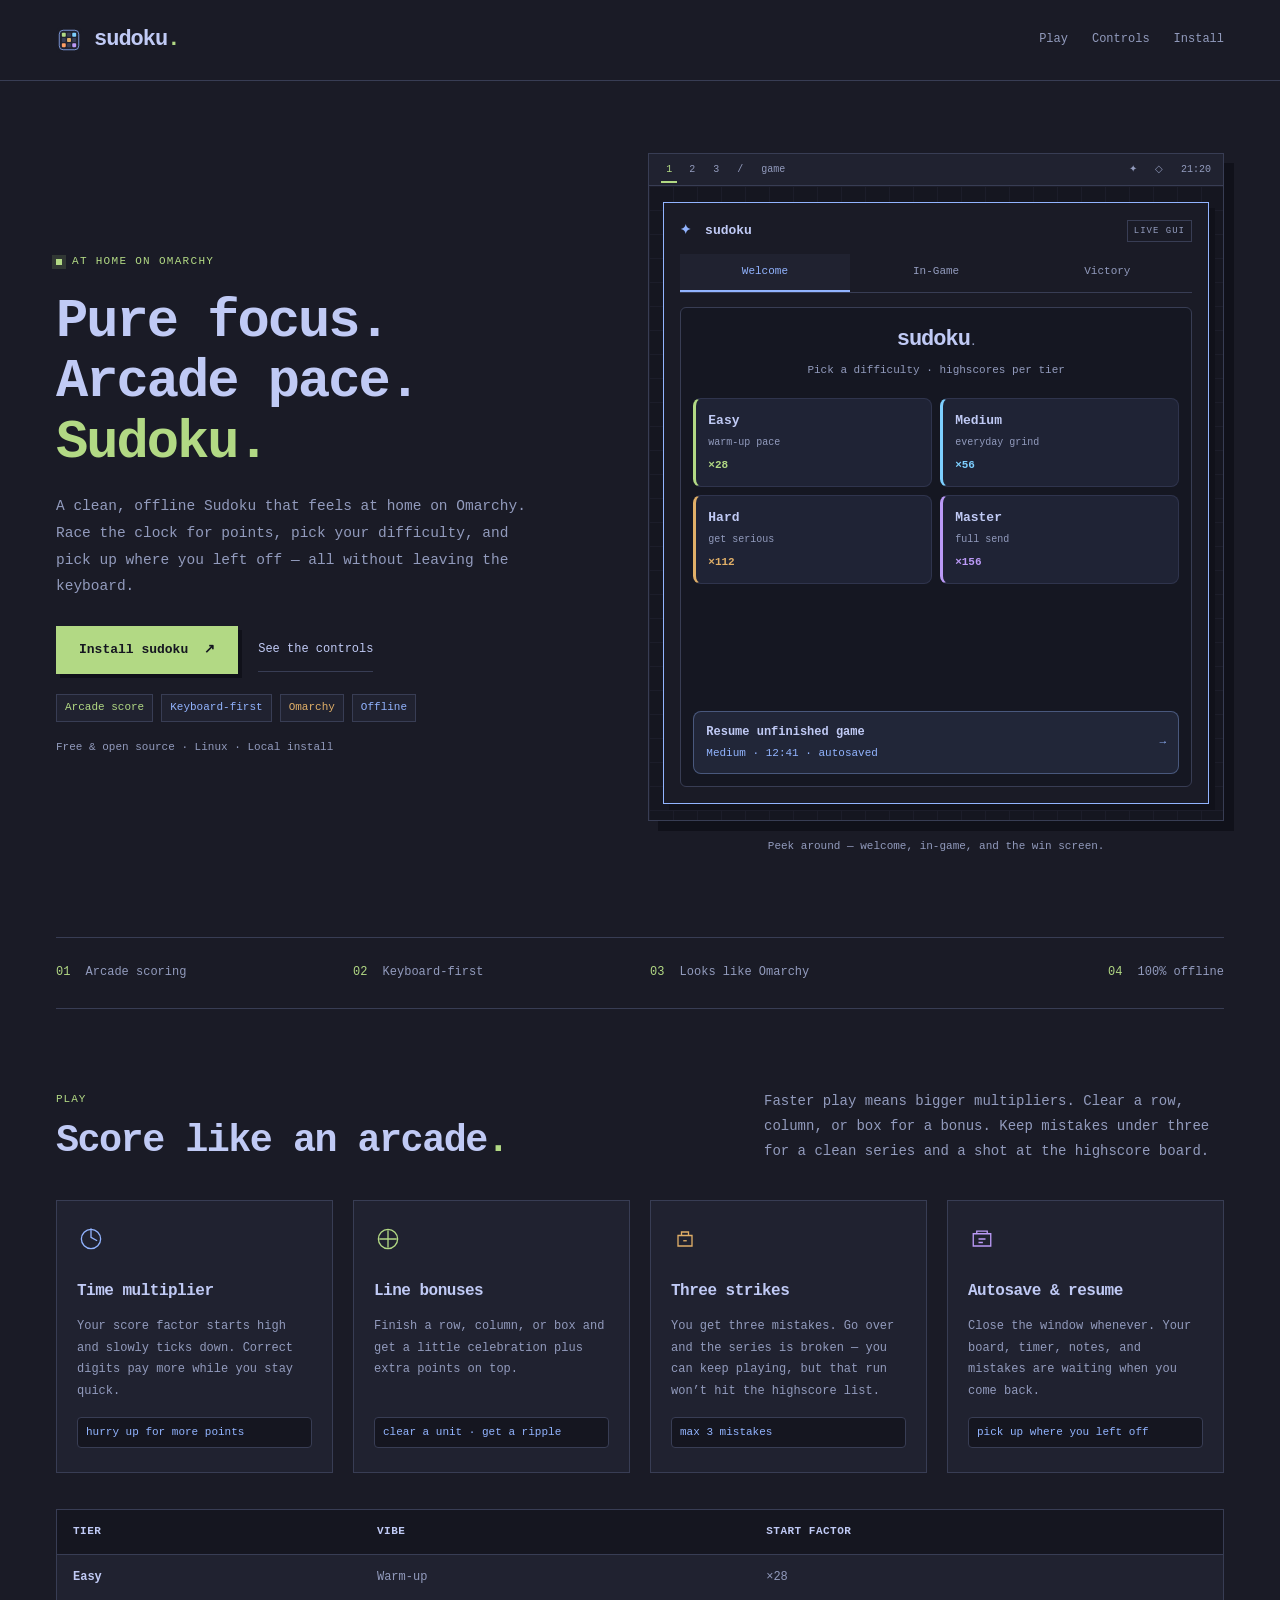
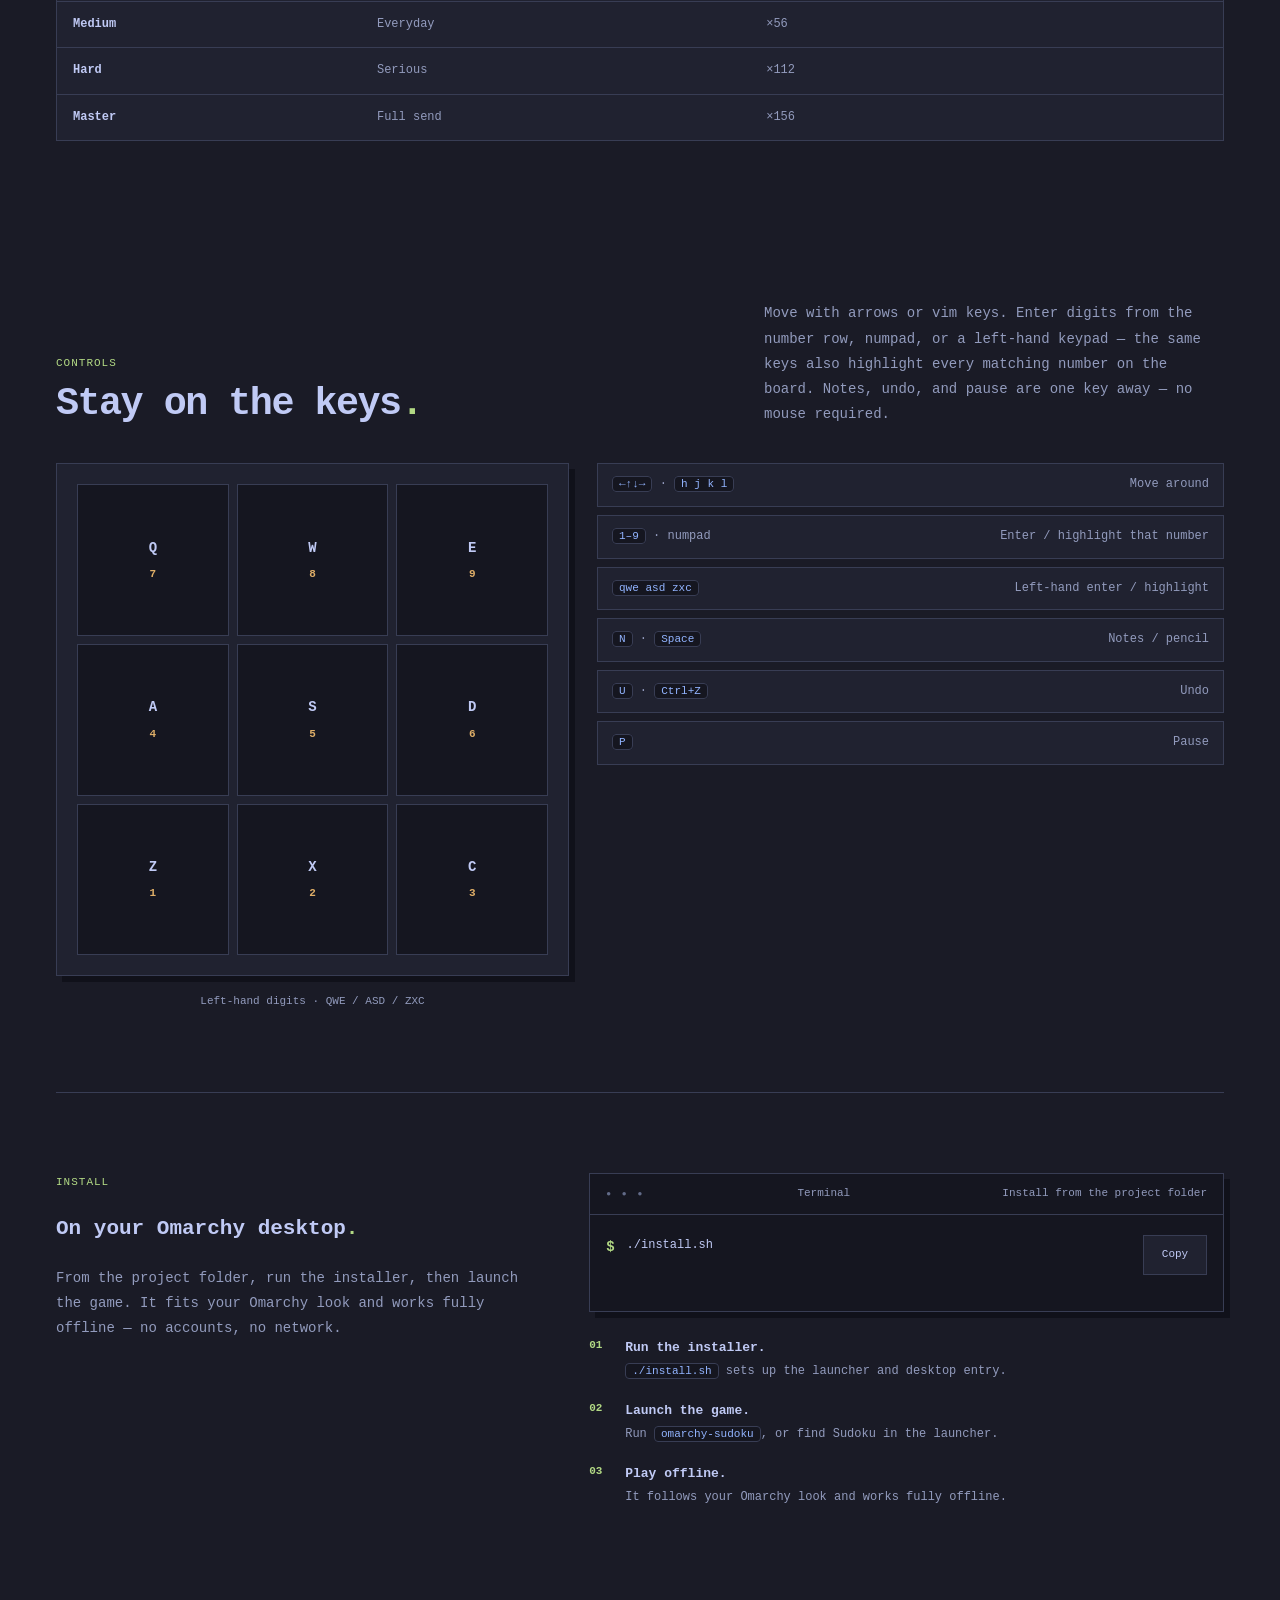
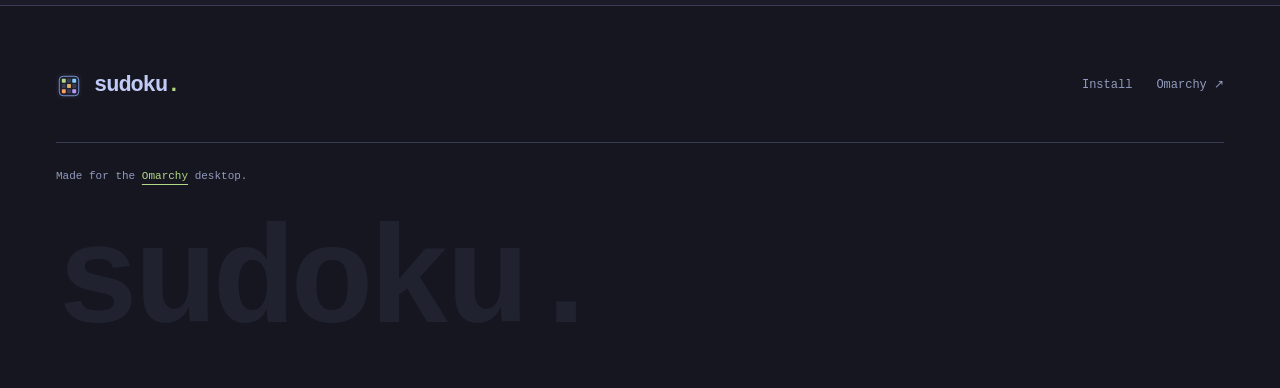
<file: site/index.html>
<!doctype html>
<html lang="en" data-theme="night">
  <head>
    <meta charset="utf-8" />
    <meta name="viewport" content="width=device-width, initial-scale=1" />
    <title>sudoku. — Arcade Sudoku for Omarchy.</title>
    <meta
      name="description"
      content="A focused Sudoku for the Omarchy desktop. Arcade scoring, four difficulties, keyboard-friendly play, notes, undo, and autosave — offline and at home on your theme."
    />
    <meta name="theme-color" content="#1a1b26" />
    <meta name="referrer" content="strict-origin-when-cross-origin" />
    <meta property="og:type" content="website" />
    <meta property="og:title" content="sudoku. — Arcade Sudoku for Omarchy." />
    <meta
      property="og:description"
      content="A focused Sudoku for the Omarchy desktop. Arcade scoring, four difficulties, keyboard-friendly play, notes, undo, and autosave — offline and at home on your theme."
    />
    <meta property="og:site_name" content="sudoku." />
    <meta property="og:url" content="https://parnoldx.github.io/omasudoku/" />
    <link rel="canonical" href="https://parnoldx.github.io/omasudoku/" />
    <link rel="icon" href="assets/favicon.svg" type="image/svg+xml" />
    <link rel="stylesheet" href="assets/site.css" />
    <script src="assets/site.js" defer></script>
  </head>
  <body>
    <a class="skip-link" href="#main">Skip to content</a>
    <header class="site-header">
      <div class="container header-inner">
        <a class="brand" href="index.html" aria-label="sudoku home">
          <img class="brand-icon" src="assets/favicon.svg" alt="" width="26" height="26" />
          <span>sudoku<span class="accent">.</span></span>
        </a>
        <nav class="site-nav" aria-label="Main navigation">
          <a class="desktop-link" href="#play">Play</a>
          <a class="desktop-link" href="#controls">Controls</a>
          <a href="#install">Install</a>
        </nav>
      </div>
    </header>

    <main id="main" tabindex="-1">
      <div class="container">
        <section class="hero" aria-labelledby="hero-title">
          <div class="hero-grid">
            <div>
              <div class="eyebrow">
                <span class="status-dot" aria-hidden="true"></span>At home on Omarchy
              </div>
              <h1 id="hero-title">
                Pure focus.<br />Arcade pace.<br /><span class="accent">Sudoku.</span>
              </h1>
              <p class="hero-copy">
                A clean, offline Sudoku that feels at home on Omarchy.
                Race the clock for points, pick your difficulty, and pick up where you left off —
                all without leaving the keyboard.
              </p>
              <div class="hero-actions">
                <a class="button" href="#install">Install sudoku <span aria-hidden="true">↗</span></a>
                <a class="text-link" href="#controls">See the controls</a>
              </div>
              <div class="compat">
                <span class="file-pill sheet">Arcade score</span>
                <span class="file-pill">Keyboard-first</span>
                <span class="file-pill slides">Omarchy</span>
                <span class="file-pill">Offline</span>
              </div>
              <p class="small-note">Free &amp; open source · Linux · Local install</p>
            </div>

            <div class="preview">
              <div class="desktop">
                <div class="desktop-bar" aria-hidden="true">
                  <span><span class="workspace-number">1</span>&nbsp; 2 &nbsp; 3 &nbsp; / &nbsp; game</span>
                  <span>✦ &nbsp; ◇ &nbsp; 21:20</span>
                </div>
                <div class="desktop-wallpaper" aria-hidden="true"><span>✦</span></div>
                <div class="app-window">
                  <div class="app-title">
                    <strong><span class="window-mark">✦</span> sudoku</strong>
                    <span class="preview-badge">LIVE GUI</span>
                  </div>
                  <div
                    class="demo-tabs"
                    role="tablist"
                    aria-label="Explore game screens"
                    data-demo-tabs
                    hidden
                  >
                    <button type="button" id="tab-welcome" role="tab" data-demo-tab aria-selected="true" aria-controls="demo-welcome">Welcome</button>
                    <button type="button" id="tab-ingame" role="tab" data-demo-tab aria-selected="false" aria-controls="demo-ingame" tabindex="-1">In-Game</button>
                    <button type="button" id="tab-win" role="tab" data-demo-tab aria-selected="false" aria-controls="demo-win" tabindex="-1">Victory</button>
                  </div>

                  <div id="demo-welcome" class="demo-panel" role="tabpanel" aria-labelledby="tab-welcome" tabindex="0">
                    <div class="game-mock welcome-mock">
                      <div class="welcome-brand">
                        <strong>sudoku<span class="accent">.</span></strong>
                        <span>Pick a difficulty · highscores per tier</span>
                      </div>
                      <div class="difficulty-grid" aria-label="Difficulty options">
                        <div class="diff-card">
                          <div class="diff-name">Easy</div>
                          <div class="diff-meta">warm-up pace</div>
                          <div class="diff-factor">×28</div>
                        </div>
                        <div class="diff-card medium">
                          <div class="diff-name">Medium</div>
                          <div class="diff-meta">everyday grind</div>
                          <div class="diff-factor">×56</div>
                        </div>
                        <div class="diff-card hard">
                          <div class="diff-name">Hard</div>
                          <div class="diff-meta">get serious</div>
                          <div class="diff-factor">×112</div>
                        </div>
                        <div class="diff-card master">
                          <div class="diff-name">Master</div>
                          <div class="diff-meta">full send</div>
                          <div class="diff-factor">×156</div>
                        </div>
                      </div>
                      <div class="resume-pill">
                        <div>
                          <strong>Resume unfinished game</strong>
                          <span>Medium · 12:41 · autosaved</span>
                        </div>
                        <span aria-hidden="true">→</span>
                      </div>
                    </div>
                  </div>

                  <div id="demo-ingame" class="demo-panel" role="tabpanel" aria-labelledby="tab-ingame" tabindex="0" hidden>
                    <div class="game-mock">
                      <div class="game-header">
                        <div class="stat-bubbles">
                          <span class="stat-bubble"><strong class="accent-val">12,480</strong> pts</span>
                          <span class="stat-bubble">×<strong class="accent-val">41</strong></span>
                          <span class="stat-bubble"><strong>04:32</strong></span>
                          <span class="stat-bubble"><strong class="warn-val">✗</strong> 1/3</span>
                        </div>
                        <div class="game-actions" aria-hidden="true">
                          <span class="game-action" title="Notes">N</span>
                          <span class="game-action" title="Undo">U</span>
                          <span class="game-action" title="Pause">P</span>
                        </div>
                      </div>
                      <div class="sudoku-board" aria-label="Sample 9 by 9 Sudoku board">
                      <div class="cell clue">5</div>
                      <div class="cell clue">3</div>
                      <div class="cell box-edge-r player">4</div>
                      <div class="cell player">6</div>
                      <div class="cell clue">7</div>
                      <div class="cell box-edge-r"><div class="notes"><span>1</span><span>2</span><span></span><span></span><span></span><span></span><span></span><span>8</span><span></span></div></div>
                      <div class="cell"></div>
                      <div class="cell"></div>
                      <div class="cell"></div>
                      <div class="cell clue">6</div>
                      <div class="cell player">7</div>
                      <div class="cell box-edge-r"></div>
                      <div class="cell clue">1</div>
                      <div class="cell clue">9</div>
                      <div class="cell box-edge-r clue">5</div>
                      <div class="cell"></div>
                      <div class="cell"></div>
                      <div class="cell"></div>
                      <div class="cell box-edge-b player">1</div>
                      <div class="cell box-edge-b clue">9</div>
                      <div class="cell box-edge-r box-edge-b clue">8</div>
                      <div class="cell box-edge-b"></div>
                      <div class="cell box-edge-b"></div>
                      <div class="cell box-edge-r box-edge-b"></div>
                      <div class="cell box-edge-b"></div>
                      <div class="cell box-edge-b clue">6</div>
                      <div class="cell box-edge-b"></div>
                      <div class="cell clue">8</div>
                      <div class="cell player">5</div>
                      <div class="cell box-edge-r"></div>
                      <div class="cell"></div>
                      <div class="cell clue">6</div>
                      <div class="cell box-edge-r"></div>
                      <div class="cell"></div>
                      <div class="cell"></div>
                      <div class="cell clue">3</div>
                      <div class="cell clue">4</div>
                      <div class="cell selected player">2</div>
                      <div class="cell box-edge-r"></div>
                      <div class="cell clue">8</div>
                      <div class="cell"></div>
                      <div class="cell box-edge-r clue">3</div>
                      <div class="cell"></div>
                      <div class="cell"></div>
                      <div class="cell clue">1</div>
                      <div class="cell box-edge-b clue">7</div>
                      <div class="cell box-edge-b"></div>
                      <div class="cell box-edge-r box-edge-b"></div>
                      <div class="cell box-edge-b"></div>
                      <div class="cell box-edge-b same clue">2</div>
                      <div class="cell box-edge-r box-edge-b"></div>
                      <div class="cell box-edge-b"></div>
                      <div class="cell box-edge-b"></div>
                      <div class="cell box-edge-b clue">6</div>
                      <div class="cell"></div>
                      <div class="cell clue">6</div>
                      <div class="cell box-edge-r"></div>
                      <div class="cell"></div>
                      <div class="cell"></div>
                      <div class="cell box-edge-r"></div>
                      <div class="cell same clue">2</div>
                      <div class="cell clue">8</div>
                      <div class="cell"></div>
                      <div class="cell player same">2</div>
                      <div class="cell"></div>
                      <div class="cell box-edge-r"></div>
                      <div class="cell clue">4</div>
                      <div class="cell clue">1</div>
                      <div class="cell box-edge-r clue">9</div>
                      <div class="cell"></div>
                      <div class="cell"></div>
                      <div class="cell clue">5</div>
                      <div class="cell player">3</div>
                      <div class="cell"></div>
                      <div class="cell box-edge-r"></div>
                      <div class="cell"></div>
                      <div class="cell clue">8</div>
                      <div class="cell box-edge-r"></div>
                      <div class="cell"></div>
                      <div class="cell clue">7</div>
                      <div class="cell clue">9</div>
                      </div>
                      <div class="keypad-row" aria-hidden="true">
                        <span class="keypad-btn">1<span class="remain">4</span></span>
                        <span class="keypad-btn active">2<span class="remain">3</span></span>
                        <span class="keypad-btn">3<span class="remain">5</span></span>
                        <span class="keypad-btn">4<span class="remain">4</span></span>
                        <span class="keypad-btn">5<span class="remain">6</span></span>
                        <span class="keypad-btn">6<span class="remain">5</span></span>
                        <span class="keypad-btn">7<span class="remain">4</span></span>
                        <span class="keypad-btn">8<span class="remain">5</span></span>
                        <span class="keypad-btn">9<span class="remain">4</span></span>
                      </div>
                    </div>
                  </div>

                  <div id="demo-win" class="demo-panel" role="tabpanel" aria-labelledby="tab-win" tabindex="0" hidden>
                    <div class="game-mock win-mock">
                      <div class="win-confetti" aria-hidden="true">
                    <i style="left:85%;top:16%;background:#b2d984;transform:rotate(12deg)"></i>
                    <i style="left:39%;top:33%;background:#92b4ff;transform:rotate(114deg)"></i>
                    <i style="left:21%;top:15%;background:#e0af68;transform:rotate(346deg)"></i>
                    <i style="left:73%;top:13%;background:#bb9af7;transform:rotate(302deg)"></i>
                    <i style="left:58%;top:6%;background:#7dcfff;transform:rotate(15deg)"></i>
                    <i style="left:15%;top:29%;background:#f7768e;transform:rotate(119deg)"></i>
                    <i style="left:68%;top:79%;background:#b2d984;transform:rotate(13deg)"></i>
                    <i style="left:75%;top:27%;background:#92b4ff;transform:rotate(332deg)"></i>
                    <i style="left:93%;top:71%;background:#e0af68;transform:rotate(214deg)"></i>
                    <i style="left:32%;top:59%;background:#bb9af7;transform:rotate(301deg)"></i>
                    <i style="left:39%;top:2%;background:#7dcfff;transform:rotate(81deg)"></i>
                    <i style="left:93%;top:56%;background:#f7768e;transform:rotate(174deg)"></i>
                    <i style="left:39%;top:21%;background:#b2d984;transform:rotate(110deg)"></i>
                    <i style="left:47%;top:15%;background:#92b4ff;transform:rotate(47deg)"></i>
                    <i style="left:52%;top:14%;background:#e0af68;transform:rotate(183deg)"></i>
                    <i style="left:48%;top:79%;background:#bb9af7;transform:rotate(135deg)"></i>
                    <i style="left:9%;top:60%;background:#7dcfff;transform:rotate(274deg)"></i>
                    <i style="left:19%;top:50%;background:#f7768e;transform:rotate(40deg)"></i>
                    <i style="left:74%;top:39%;background:#b2d984;transform:rotate(321deg)"></i>
                    <i style="left:83%;top:48%;background:#92b4ff;transform:rotate(295deg)"></i>
                    <i style="left:28%;top:10%;background:#e0af68;transform:rotate(23deg)"></i>
                    <i style="left:88%;top:31%;background:#bb9af7;transform:rotate(148deg)"></i>
                    <i style="left:14%;top:31%;background:#7dcfff;transform:rotate(51deg)"></i>
                    <i style="left:52%;top:37%;background:#f7768e;transform:rotate(232deg)"></i>
                    <i style="left:85%;top:48%;background:#b2d984;transform:rotate(83deg)"></i>
                    <i style="left:51%;top:47%;background:#92b4ff;transform:rotate(107deg)"></i>
                    <i style="left:89%;top:36%;background:#e0af68;transform:rotate(359deg)"></i>
                    <i style="left:91%;top:84%;background:#bb9af7;transform:rotate(36deg)"></i>
                      </div>
                      <div class="win-card">
                        <h3>Puzzle complete<span class="accent">.</span></h3>
                        <div class="win-sub">Hard · clean series</div>
                        <div class="win-stats">
                          <div class="win-stat"><span>Score</span><strong>48,620</strong></div>
                          <div class="win-stat"><span>Time</span><strong>09:14</strong></div>
                          <div class="win-stat"><span>Mistakes</span><strong>0 / 3</strong></div>
                          <div class="win-stat"><span>Difficulty</span><strong>Hard</strong></div>
                        </div>
                        <button class="win-cta" type="button" tabindex="-1">Play again</button>
                        <div class="win-record">★ New highscore</div>
                      </div>
                    </div>
                  </div>
                </div>
              </div>
              <p class="preview-caption">Peek around — welcome, in-game, and the win screen.</p>
            </div>
          </div>
        </section>

        <div class="principles" aria-label="Project principles">
          <span><b>01</b> Arcade scoring</span>
          <span><b>02</b> Keyboard-first</span>
          <span><b>03</b> Looks like Omarchy</span>
          <span><b>04</b> 100% offline</span>
        </div>

        <section class="section" id="play" aria-labelledby="play-title">
          <div class="section-heading">
            <div>
              <div class="section-number">PLAY</div>
              <h2 id="play-title">
                Score like an arcade<span class="accent">.</span>
              </h2>
            </div>
            <p>
              Faster play means bigger multipliers. Clear a row, column, or box for a bonus.
              Keep mistakes under three for a clean series and a shot at the highscore board.
            </p>
          </div>

          <div class="feature-grid four-col">
            <article>
              <span class="feature-mark" aria-hidden="true">
                <svg viewBox="0 0 32 32"><path d="M16 4v10l7 4"/><circle cx="16" cy="16" r="11"/></svg>
              </span>
              <h3>Time multiplier</h3>
              <p>
                Your score factor starts high and slowly ticks down. Correct digits pay more while you stay quick.
              </p>
              <code>hurry up for more points</code>
            </article>
            <article>
              <span class="feature-mark" aria-hidden="true">
                <svg viewBox="0 0 32 32"><path d="M6 16h20M16 6v20"/><circle cx="16" cy="16" r="11"/></svg>
              </span>
              <h3>Line bonuses</h3>
              <p>
                Finish a row, column, or box and get a little celebration plus extra points on top.
              </p>
              <code>clear a unit · get a ripple</code>
            </article>
            <article>
              <span class="feature-mark" aria-hidden="true">
                <svg viewBox="0 0 32 32"><path d="M8 12h16v12H8zM12 12V8h8v4"/><path d="M14 18h4"/></svg>
              </span>
              <h3>Three strikes</h3>
              <p>
                You get three mistakes. Go over and the series is broken — you can keep playing, but that run won’t hit the highscore list.
              </p>
              <code>max 3 mistakes</code>
            </article>
            <article>
              <span class="feature-mark" aria-hidden="true">
                <svg viewBox="0 0 32 32"><path d="M6 10h20v14H6zM10 10V7h12v3"/><path d="M12 16h8M12 20h5"/></svg>
              </span>
              <h3>Autosave &amp; resume</h3>
              <p>
                Close the window whenever. Your board, timer, notes, and mistakes are waiting when you come back.
              </p>
              <code>pick up where you left off</code>
            </article>
          </div>

          <div style="margin-top: 36px; overflow-x: auto;">
            <table class="diff-table" aria-label="Difficulty tiers">
              <thead>
                <tr>
                  <th>Tier</th>
                  <th>Vibe</th>
                  <th>Start factor</th>
                </tr>
              </thead>
              <tbody>
                <tr>
                  <td class="tier">Easy</td>
                  <td>Warm-up</td>
                  <td>×28</td>
                </tr>
                <tr>
                  <td class="tier">Medium</td>
                  <td>Everyday</td>
                  <td>×56</td>
                </tr>
                <tr>
                  <td class="tier">Hard</td>
                  <td>Serious</td>
                  <td>×112</td>
                </tr>
                <tr>
                  <td class="tier">Master</td>
                  <td>Full send</td>
                  <td>×156</td>
                </tr>
              </tbody>
            </table>
          </div>
        </section>

        <section class="section" id="controls" aria-labelledby="controls-title">
          <div class="section-heading">
            <div>
              <div class="section-number">CONTROLS</div>
              <h2 id="controls-title">
                Stay on the keys<span class="accent">.</span>
              </h2>
            </div>
            <p>
              Move with arrows or vim keys. Enter digits from the number row, numpad, or a left-hand keypad —
              the same keys also highlight every matching number on the board.
              Notes, undo, and pause are one key away — no mouse required.
            </p>
          </div>

          <div class="controls-grid">
            <div>
              <div class="keypad-mockup" aria-label="Left-hand 3 by 3 keypad">
                <div class="key-cap"><span class="letter">Q</span><span class="digit">7</span></div>
                <div class="key-cap"><span class="letter">W</span><span class="digit">8</span></div>
                <div class="key-cap"><span class="letter">E</span><span class="digit">9</span></div>
                <div class="key-cap"><span class="letter">A</span><span class="digit">4</span></div>
                <div class="key-cap"><span class="letter">S</span><span class="digit">5</span></div>
                <div class="key-cap"><span class="letter">D</span><span class="digit">6</span></div>
                <div class="key-cap"><span class="letter">Z</span><span class="digit">1</span></div>
                <div class="key-cap"><span class="letter">X</span><span class="digit">2</span></div>
                <div class="key-cap"><span class="letter">C</span><span class="digit">3</span></div>
              </div>
              <p class="preview-caption">Left-hand digits · QWE / ASD / ZXC</p>
            </div>
            <div class="hotkeys-list">
              <div class="hotkey-row"><span><kbd>←↑↓→</kbd> · <kbd>h j k l</kbd></span><span>Move around</span></div>
              <div class="hotkey-row"><span><kbd>1–9</kbd> · numpad</span><span>Enter / highlight that number</span></div>
              <div class="hotkey-row"><span><kbd>qwe asd zxc</kbd></span><span>Left-hand enter / highlight</span></div>
              <div class="hotkey-row"><span><kbd>N</kbd> · <kbd>Space</kbd></span><span>Notes / pencil</span></div>
              <div class="hotkey-row"><span><kbd>U</kbd> · <kbd>Ctrl+Z</kbd></span><span>Undo</span></div>
              <div class="hotkey-row"><span><kbd>P</kbd></span><span>Pause</span></div>
            </div>
          </div>
        </section>

        <section class="install" id="install" aria-labelledby="install-title">
          <div class="install-grid">
            <div>
              <div class="section-number">INSTALL</div>
              <h2 id="install-title">
                On your Omarchy desktop<span class="accent">.</span>
              </h2>
              <p class="install-copy">
                From the project folder, run the installer, then launch the game.
                It fits your Omarchy look and works fully offline — no accounts, no network.
              </p>
            </div>

            <div>
              <div class="terminal">
                <div class="terminal-title">
                  Terminal <span>Install from the project folder</span>
                </div>
                <div class="command-row">
                  <span class="prompt" aria-hidden="true">$</span>
                  <code id="install-command">./install.sh</code>
                  <button
                    class="copy-button"
                    type="button"
                    data-copy="install-command"
                    data-feedback="copy-feedback"
                    hidden
                    aria-label="Copy installation command"
                  >
                    Copy
                  </button>
                </div>
                <p id="copy-feedback" class="copy-feedback" role="status" aria-live="polite"></p>
              </div>

              <ol class="install-steps">
                <li>
                  <strong>Run the installer.</strong>
                  <span><code>./install.sh</code> sets up the launcher and desktop entry.</span>
                </li>
                <li>
                  <strong>Launch the game.</strong>
                  <span>Run <code>omarchy-sudoku</code>, or find Sudoku in the launcher.</span>
                </li>
                <li>
                  <strong>Play offline.</strong>
                  <span>It follows your Omarchy look and works fully offline.</span>
                </li>
              </ol>
            </div>
          </div>
        </section>
      </div>
    </main>

    <footer class="site-footer">
      <div class="container">
        <div class="footer-top">
          <a class="brand" href="index.html">
            <img class="brand-icon" src="assets/favicon.svg" alt="" width="26" height="26" />
            <span>sudoku<span class="accent">.</span></span>
          </a>
          <nav class="footer-links" aria-label="Footer navigation">
            <a href="#install">Install</a>
            <a href="https://omarchy.org/">Omarchy ↗</a>
          </nav>
        </div>
        <div class="footer-bottom">
          <span>Made for the <a href="https://omarchy.org/">Omarchy</a> desktop.</span>
        </div>
        <div class="footer-wordmark" aria-hidden="true">sudoku.</div>
      </div>
    </footer>
  </body>
</html>
</file>
<file: site/assets/site.css>
/* Shared Omarchy palette: Tokyo Night. */
:root {
  color-scheme: dark;
  --bg: #1a1b26;
  --surface: #202230;
  --deep: #151620;
  --text: #c0caf5;
  --muted: #929bbd;
  --line: #383d54;
  --accent: #b2d984;
  --blue: #92b4ff;
  --orange: #e0af68;
  --purple: #bb9af7;
  --shadow: #10111a;
  --display: #626b88;
  --font: "JetBrains Mono", "SFMono-Regular", Consolas, "Liberation Mono", monospace;
}

* {
  box-sizing: border-box;
}

html {
  scroll-behavior: smooth;
  scroll-padding-top: 32px;
}

body {
  margin: 0;
  background: var(--bg);
  color: var(--text);
  font: 14px/1.8 var(--font);
  -webkit-font-smoothing: antialiased;
}

a {
  color: inherit;
  text-underline-offset: 5px;
}

button {
  font: inherit;
  cursor: pointer;
}

button,
a,
summary {
  touch-action: manipulation;
  -webkit-tap-highlight-color: transparent;
}

:focus-visible {
  outline: 2px solid var(--accent);
  outline-offset: 5px;
}

#main:focus {
  outline: none;
}

::selection {
  background: var(--accent);
  color: var(--deep);
}

[hidden] {
  display: none !important;
}

.container {
  width: 100%;
  max-width: 1248px;
  margin: auto;
  padding: 0 40px;
}

.accent {
  color: var(--accent);
}

.skip-link {
  position: fixed;
  top: 8px;
  left: 8px;
  transform: translateY(-150%);
  z-index: 10;
  background: var(--accent);
  color: var(--deep);
  padding: 10px 16px;
  font-weight: 700;
  text-decoration: none;
  transition: transform 0.15s ease;
}

.skip-link:focus {
  transform: translateY(0);
}

/* Header */
.site-header {
  border-bottom: 1px solid var(--line);
  background: var(--bg);
  position: sticky;
  top: 0;
  z-index: 20;
}

.header-inner {
  display: flex;
  align-items: center;
  justify-content: space-between;
  min-height: 80px;
  gap: 24px;
}

.brand {
  display: inline-flex;
  align-items: center;
  gap: 12px;
  font-weight: 700;
  font-size: 22px;
  letter-spacing: -1px;
  text-decoration: none;
}

.brand svg,
.brand-icon {
  width: 26px;
  height: 26px;
  color: var(--accent);
  flex-shrink: 0;
}

.site-nav {
  display: flex;
  gap: 24px;
  align-items: center;
  flex-wrap: wrap;
}

.site-nav a {
  display: inline-flex;
  align-items: center;
  min-height: 44px;
  font-size: 12px;
  text-decoration: none;
  color: var(--muted);
  transition: color 0.15s ease;
}

.site-nav a:hover,
.footer-links a:hover {
  color: var(--accent);
}

/* Hero */
.hero {
  padding: 72px 0 80px;
}

.hero-grid {
  display: grid;
  grid-template-columns: 1fr 1.05fr;
  gap: 44px;
  align-items: center;
}

.hero-grid > * {
  min-width: 0;
}

.eyebrow {
  display: flex;
  align-items: center;
  gap: 10px;
  color: var(--accent);
  font-size: 11px;
  letter-spacing: 1.3px;
  text-transform: uppercase;
}

.status-dot {
  width: 6px;
  height: 6px;
  flex-shrink: 0;
  background: var(--accent);
  box-shadow: 0 0 0 4px color-mix(in srgb, var(--accent) 15%, transparent);
}

.hero h1 {
  font-size: clamp(38px, 4.2vw, 58px);
  line-height: 1.12;
  font-weight: 600;
  letter-spacing: -2px;
  margin: 20px 0;
}

.hero-copy {
  max-width: 490px;
  font-size: 14.5px;
  color: var(--muted);
  line-height: 1.85;
}

.hero-actions {
  display: flex;
  align-items: center;
  gap: 20px;
  flex-wrap: wrap;
  margin: 26px 0 20px;
}

.button {
  display: inline-flex;
  align-items: center;
  justify-content: center;
  gap: 16px;
  min-height: 48px;
  padding: 10px 22px;
  background: var(--accent);
  border: 1px solid var(--accent);
  color: var(--deep);
  font-weight: 700;
  font-size: 13px;
  text-decoration: none;
  box-shadow: 4px 4px 0 var(--shadow);
  transition: transform 0.15s, box-shadow 0.15s;
}

.button:hover {
  transform: translate(-2px, -2px);
  box-shadow: 6px 6px 0 var(--shadow);
}

.text-link {
  display: inline-flex;
  align-items: center;
  min-height: 44px;
  font-size: 12px;
  text-decoration: none;
  border-bottom: 1px solid var(--line);
  padding: 4px 0;
  transition: color 0.15s ease;
}

.text-link:hover {
  color: var(--accent);
}

.compat {
  display: flex;
  gap: 8px;
  align-items: center;
  flex-wrap: wrap;
  margin-top: 6px;
}

.file-pill {
  font-size: 11px;
  padding: 3px 8px;
  border: 1px solid var(--line);
  color: var(--blue);
  background: var(--surface);
}

.file-pill.sheet {
  color: var(--accent);
}

.file-pill.slides {
  color: var(--orange);
}

.small-note,
.preview-caption {
  color: var(--muted);
  font-size: 11px;
}

.small-note {
  margin: 16px 0 0;
}

.preview-caption {
  text-align: center;
  margin: 16px 0 0;
}

/* Desktop Preview */
.preview {
  position: relative;
}

.desktop {
  position: relative;
  border: 1px solid var(--line);
  box-shadow: 10px 10px 0 var(--shadow);
  background: var(--deep);
  overflow: hidden;
}

.desktop-bar {
  height: 32px;
  display: flex;
  align-items: center;
  justify-content: space-between;
  background: var(--surface);
  border-bottom: 1px solid var(--line);
  font-size: 10px;
  padding: 0 12px;
  color: var(--muted);
  position: relative;
  z-index: 1;
}

.workspace-number {
  color: var(--accent);
  border-bottom: 2px solid var(--accent);
  padding: 6px 5px;
}

.desktop-wallpaper {
  position: absolute;
  inset: 32px 0 0;
  background-image:
    linear-gradient(var(--line) 1px, transparent 1px),
    linear-gradient(90deg, var(--line) 1px, transparent 1px);
  background-size: 24px 24px;
  opacity: 0.2;
  display: grid;
  place-items: center;
  overflow: hidden;
}

.desktop-wallpaper span {
  font-size: 340px;
  line-height: 1;
  color: var(--accent);
  transform: rotate(12deg);
  user-select: none;
}

.app-window {
  position: relative;
  margin: 16px 14px;
  padding: 16px;
  background: var(--bg);
  border: 1px solid var(--blue);
  box-shadow: 6px 6px 0 var(--shadow);
}

.app-title {
  display: flex;
  align-items: center;
  justify-content: space-between;
  font-size: 13px;
  margin-bottom: 12px;
}

.window-mark {
  color: var(--blue);
  margin-right: 6px;
}

.preview-badge {
  font-size: 9px;
  letter-spacing: 1px;
  color: var(--muted);
  border: 1px solid var(--line);
  padding: 2px 6px;
}

/* Tabs */
.demo-tabs {
  display: flex;
  gap: 2px;
  border-bottom: 1px solid var(--line);
  margin-bottom: 14px;
  overflow-x: auto;
}

.demo-tabs button {
  flex: 1;
  min-height: 38px;
  padding: 6px 8px;
  border: 0;
  border-bottom: 2px solid transparent;
  background: none;
  color: var(--muted);
  font-size: 11px;
  white-space: nowrap;
  transition: color 0.15s ease, border-color 0.15s ease;
}

.demo-tabs button:hover {
  color: var(--text);
}

.demo-tabs button[aria-selected="true"] {
  color: var(--blue);
  border-color: var(--blue);
  background: var(--surface);
}

.demo-panel {
  min-height: 480px;
  height: 480px;
  font-size: 12px;
  display: flex;
  flex-direction: column;
  overflow: hidden;
}

.demo-panel > * {
  flex: 1 1 auto;
  min-height: 0;
  height: 100%;
}

/* Shared game mock shell */
.game-mock {
  background: #151722;
  border: 1px solid var(--line);
  border-radius: 6px;
  padding: 12px;
  display: flex;
  flex-direction: column;
  min-height: 0;
  height: 100%;
  overflow: hidden;
  gap: 10px;
  box-sizing: border-box;
}

/* Welcome mock */
.welcome-mock {
  justify-content: center;
  gap: 12px;
}

.welcome-brand {
  text-align: center;
  margin-bottom: 4px;
}

.welcome-brand strong {
  display: block;
  font-size: 22px;
  letter-spacing: -1px;
  font-weight: 700;
}

.welcome-brand span {
  font-size: 11px;
  color: var(--muted);
}

.difficulty-grid {
  display: grid;
  grid-template-columns: 1fr 1fr;
  gap: 8px;
}

.diff-card {
  background: #1f2335;
  border: 1px solid #2f344d;
  border-radius: 8px;
  padding: 10px 12px;
  border-left: 3px solid var(--accent);
}

.diff-card.medium { border-left-color: #7dcfff; }
.diff-card.hard { border-left-color: var(--orange); }
.diff-card.master { border-left-color: var(--purple); }

.diff-card .diff-name {
  font-weight: 700;
  font-size: 13px;
  color: var(--text);
}

.diff-card .diff-meta {
  font-size: 10px;
  color: var(--muted);
  margin-top: 2px;
}

.diff-card .diff-factor {
  font-size: 11px;
  color: var(--accent);
  font-weight: 700;
  margin-top: 4px;
}

.diff-card.medium .diff-factor { color: #7dcfff; }
.diff-card.hard .diff-factor { color: var(--orange); }
.diff-card.master .diff-factor { color: var(--purple); }

.resume-pill {
  margin-top: auto;
  background: rgba(146, 180, 255, 0.1);
  border: 1px solid rgba(146, 180, 255, 0.35);
  border-radius: 8px;
  padding: 10px 12px;
  display: flex;
  justify-content: space-between;
  align-items: center;
  font-size: 11px;
  color: var(--blue);
}

.resume-pill strong {
  color: var(--text);
  display: block;
  font-size: 12px;
}

/* In-game mock */
.game-header {
  display: flex;
  align-items: center;
  justify-content: space-between;
  gap: 8px;
  flex: 0 0 auto;
}

.stat-bubbles {
  display: flex;
  gap: 6px;
  flex-wrap: wrap;
}

.stat-bubble {
  background: #1f2335;
  border: 1px solid #2f344d;
  border-radius: 999px;
  padding: 3px 10px;
  font-size: 10px;
  color: var(--muted);
  white-space: nowrap;
}

.stat-bubble strong {
  color: var(--text);
  font-weight: 700;
}

.stat-bubble .accent-val {
  color: var(--accent);
}

.stat-bubble .warn-val {
  color: var(--orange);
}

.game-actions {
  display: flex;
  gap: 4px;
}

.game-action {
  width: 26px;
  height: 26px;
  border-radius: 6px;
  background: #1f2335;
  border: 1px solid #2f344d;
  color: var(--muted);
  display: grid;
  place-items: center;
  font-size: 11px;
}

/* Sudoku board */
.sudoku-board {
  flex: 1 1 auto;
  min-height: 0;
  display: grid;
  grid-template-columns: repeat(9, minmax(0, 1fr));
  grid-template-rows: repeat(9, minmax(0, 1fr));
  gap: 1px;
  background: var(--line);
  border: 2px solid var(--blue);
  border-radius: 4px;
  overflow: hidden;
  aspect-ratio: 1 / 1;
  width: auto;
  height: 100%;
  max-width: 100%;
  margin: 0 auto;
  align-self: center;
}

.cell {
  background: #1a1e2e;
  display: grid;
  place-items: center;
  font-size: clamp(10px, 1.6vw, 14px);
  font-weight: 600;
  color: var(--text);
  position: relative;
  min-height: 0;
}

.cell.clue {
  color: var(--muted);
  font-weight: 700;
}

.cell.player {
  color: var(--blue);
}

.cell.selected {
  background: rgba(146, 180, 255, 0.18);
  box-shadow: inset 0 0 0 1px var(--blue);
}

.cell.same {
  background: rgba(178, 217, 132, 0.08);
}

.cell.box-edge-r {
  border-right: 2px solid var(--line);
}

.cell.box-edge-b {
  border-bottom: 2px solid var(--line);
}

.cell .notes {
  position: absolute;
  inset: 1px;
  display: grid;
  grid-template-columns: repeat(3, 1fr);
  grid-template-rows: repeat(3, 1fr);
  font-size: 6px;
  font-weight: 500;
  color: var(--display);
  line-height: 1;
  padding: 1px;
}

.cell .notes span {
  display: grid;
  place-items: center;
}

.keypad-row {
  display: flex;
  gap: 4px;
  flex: 0 0 auto;
  justify-content: center;
}

.keypad-btn {
  flex: 1;
  max-width: 40px;
  height: 28px;
  background: #1f2335;
  border: 1px solid #2f344d;
  border-radius: 6px;
  color: var(--text);
  font-size: 12px;
  font-weight: 700;
  display: grid;
  place-items: center;
}

.keypad-btn.active {
  border-color: var(--blue);
  color: var(--blue);
  background: rgba(146, 180, 255, 0.12);
}

.keypad-btn .remain {
  font-size: 8px;
  color: var(--muted);
  font-weight: 500;
}

/* Win mock */
.win-mock {
  align-items: center;
  justify-content: center;
  text-align: center;
  position: relative;
  overflow: hidden;
}

.win-confetti {
  position: absolute;
  inset: 0;
  pointer-events: none;
  overflow: hidden;
}

.win-confetti i {
  position: absolute;
  width: 6px;
  height: 10px;
  border-radius: 1px;
  opacity: 0.85;
}

.win-card {
  position: relative;
  z-index: 1;
  background: #1f2335;
  border: 1px solid #2f344d;
  border-radius: 10px;
  padding: 24px 28px;
  max-width: 280px;
  width: 100%;
}

.win-card h3 {
  margin: 0 0 4px;
  font-size: 20px;
  letter-spacing: -0.5px;
}

.win-card .win-sub {
  color: var(--muted);
  font-size: 11px;
  margin-bottom: 16px;
}

.win-stats {
  display: grid;
  grid-template-columns: 1fr 1fr;
  gap: 8px;
  margin-bottom: 16px;
  text-align: left;
}

.win-stat {
  background: #151722;
  border: 1px solid var(--line);
  border-radius: 6px;
  padding: 8px 10px;
}

.win-stat span {
  display: block;
  font-size: 9px;
  color: var(--display);
  text-transform: uppercase;
  letter-spacing: 0.5px;
}

.win-stat strong {
  font-size: 14px;
  color: var(--text);
}

.win-cta {
  background: var(--blue);
  color: #151620;
  font-weight: 700;
  font-size: 12px;
  padding: 8px;
  border-radius: 8px;
  border: 0;
  width: 100%;
}

.win-record {
  margin-top: 10px;
  font-size: 10px;
  color: var(--accent);
  font-weight: 700;
}

/* Principles */
.principles {
  display: grid;
  grid-template-columns: repeat(4, 1fr);
  gap: 20px;
  padding: 24px 0;
  border-block: 1px solid var(--line);
  color: var(--muted);
  font-size: 12px;
}

.principles > span:last-child {
  text-align: right;
}

.principles b {
  color: var(--accent);
  font-weight: 500;
  margin-right: 8px;
}

/* Sections */
.section {
  padding: 80px 0;
}

.section-heading {
  display: flex;
  gap: 32px;
  justify-content: space-between;
  align-items: flex-end;
  margin-bottom: 36px;
}

.section-number {
  color: var(--accent);
  font-size: 11px;
  letter-spacing: 1px;
  text-transform: uppercase;
  margin-bottom: 8px;
}

.section-heading h2 {
  font-size: clamp(28px, 3vw, 40px);
  line-height: 1.2;
  letter-spacing: -1.5px;
  margin: 0;
  font-weight: 600;
}

.section-heading p {
  max-width: 460px;
  color: var(--muted);
  font-size: 14px;
  line-height: 1.8;
  margin: 0;
}

/* Feature grid */
.feature-grid {
  display: grid;
  grid-template-columns: repeat(3, minmax(0, 1fr));
  gap: 20px;
}

.feature-grid.four-col {
  grid-template-columns: repeat(4, minmax(0, 1fr));
}

.feature-grid.two-col {
  grid-template-columns: repeat(2, minmax(0, 1fr));
}

.feature-grid article {
  display: flex;
  flex-direction: column;
  border: 1px solid var(--line);
  background: var(--surface);
  padding: 24px 20px;
  min-width: 0;
}

.feature-mark {
  display: block;
  color: var(--blue);
  height: 44px;
  margin-bottom: 8px;
}

.feature-mark svg {
  width: 28px;
  height: 28px;
  stroke: currentColor;
  fill: none;
  stroke-width: 1.5;
}

.feature-grid article:nth-child(2) .feature-mark {
  color: var(--accent);
}

.feature-grid article:nth-child(3) .feature-mark {
  color: var(--orange);
}

.feature-grid article:nth-child(4) .feature-mark {
  color: var(--purple);
}

.feature-grid h3 {
  font-size: 16px;
  letter-spacing: -0.5px;
  margin: 0 0 10px;
  font-weight: 600;
}

.feature-grid p {
  font-size: 12px;
  color: var(--muted);
  line-height: 1.8;
  margin: 0 0 14px;
  flex: 1;
}

code {
  font-family: var(--font);
  font-size: 0.92em;
  color: var(--blue);
  background: var(--deep);
  border: 1px solid var(--line);
  border-radius: 4px;
  padding: 1px 6px;
}

.feature-grid article > code {
  font-size: 11px;
  color: var(--blue);
  background: var(--deep);
  padding: 5px 8px;
  border: 1px solid var(--line);
  border-radius: 4px;
  display: block;
  overflow-wrap: anywhere;
}

.feature-grid p code,
.install-steps code,
.release-note code,
.faq-list code,
.hotkey-row kbd,
kbd {
  font-family: var(--font);
  font-size: 0.92em;
  color: var(--blue);
  background: var(--deep);
  border: 1px solid var(--line);
  border-radius: 4px;
  padding: 1px 6px;
  display: inline;
}

/* Controls layout */
.controls-grid {
  display: grid;
  grid-template-columns: 0.9fr 1.1fr;
  gap: 28px;
  align-items: start;
}

.keypad-mockup {
  display: grid;
  grid-template-columns: repeat(3, 1fr);
  gap: 8px;
  background: var(--surface);
  border: 1px solid var(--line);
  padding: 20px;
  box-shadow: 6px 6px 0 var(--shadow);
}

.key-cap {
  aspect-ratio: 1;
  background: var(--deep);
  border: 1px solid var(--line);
  display: flex;
  flex-direction: column;
  align-items: center;
  justify-content: center;
  gap: 4px;
  transition: border-color 0.15s ease;
}

.key-cap:hover {
  border-color: var(--accent);
}

.key-cap .letter {
  font-size: 14px;
  font-weight: 700;
  color: var(--text);
}

.key-cap .digit {
  font-size: 11px;
  color: var(--orange);
  font-weight: 600;
}

.hotkeys-list {
  display: flex;
  flex-direction: column;
  gap: 8px;
}

.hotkey-row {
  display: flex;
  justify-content: space-between;
  align-items: center;
  gap: 16px;
  padding: 10px 14px;
  background: var(--surface);
  border: 1px solid var(--line);
  font-size: 12px;
  color: var(--muted);
}

.hotkey-row > span:last-child {
  text-align: right;
}

/* Difficulty table */
.diff-table {
  width: 100%;
  border-collapse: collapse;
  font-size: 12px;
  border: 1px solid var(--line);
  background: var(--surface);
}

.diff-table th,
.diff-table td {
  padding: 12px 16px;
  border-bottom: 1px solid var(--line);
  text-align: left;
}

.diff-table th {
  background: var(--deep);
  color: var(--text);
  font-weight: 600;
  font-size: 11px;
  letter-spacing: 0.5px;
  text-transform: uppercase;
}

.diff-table td {
  color: var(--muted);
}

.diff-table tr:last-child td {
  border-bottom: 0;
}

.diff-table .tier {
  color: var(--text);
  font-weight: 600;
}

/* Install */
.install {
  padding: 80px 0;
  border-top: 1px solid var(--line);
}

.install-grid,
.faq-grid {
  display: grid;
  grid-template-columns: 0.85fr 1.15fr;
  gap: 64px;
}

.install-grid > *,
.faq-grid > * {
  min-width: 0;
}

.install-copy {
  color: var(--muted);
  font-size: 14px;
  line-height: 1.8;
  margin: 0 0 16px;
}

.terminal {
  border: 1px solid var(--line);
  background: var(--deep);
  box-shadow: 6px 6px 0 var(--shadow);
}

.terminal-title {
  display: flex;
  align-items: center;
  justify-content: space-between;
  gap: 12px;
  color: var(--muted);
  font-size: 11px;
  border-bottom: 1px solid var(--line);
  padding: 10px 16px;
}

.terminal-title::before {
  content: "● ● ●";
  color: var(--display);
  letter-spacing: 3px;
  font-size: 8px;
}

.command-row {
  display: flex;
  gap: 12px;
  align-items: flex-start;
  padding: 20px 16px;
  min-width: 0;
}

.command-row .prompt {
  color: var(--accent);
  font-weight: 700;
}

.command-row code {
  min-width: 0;
  font: 12px/1.8 var(--font);
  overflow-wrap: anywhere;
  flex: 1;
  user-select: all;
  color: var(--text);
  background: transparent;
  border: 0;
  border-radius: 0;
  padding: 0;
  display: block;
}

.copy-button {
  background: var(--surface);
  border: 1px solid var(--line);
  color: var(--text);
  min-width: 64px;
  min-height: 40px;
  padding: 6px 12px;
  font-size: 11px;
  transition: all 0.15s ease;
}

.copy-button:hover {
  border-color: var(--accent);
  color: var(--accent);
}

.copy-feedback {
  font-size: 11px;
  color: var(--accent);
  margin: 0;
  padding: 0 16px 14px;
  min-height: 16px;
}

.install-steps {
  margin: 24px 0 0;
  padding: 0;
  list-style: none;
  counter-reset: step;
}

.install-steps li {
  counter-increment: step;
  position: relative;
  padding-left: 36px;
  margin-bottom: 16px;
  font-size: 12px;
  color: var(--muted);
}

.install-steps li::before {
  content: counter(step, decimal-leading-zero);
  position: absolute;
  left: 0;
  top: 0;
  font-weight: 700;
  color: var(--accent);
  font-size: 11px;
}

.install-steps strong {
  color: var(--text);
  display: block;
  font-size: 13px;
  margin-bottom: 2px;
}

.release-note {
  color: var(--muted);
  font-size: 11px;
  border-left: 2px solid var(--line);
  padding-left: 12px;
  margin-top: 20px;
  line-height: 1.7;
}

/* FAQ */
.faq {
  padding: 80px 0;
  border-top: 1px solid var(--line);
}

.faq-list {
  display: flex;
  flex-direction: column;
  gap: 12px;
}

.faq-list details {
  border: 1px solid var(--line);
  background: var(--surface);
  padding: 16px 20px;
  transition: border-color 0.15s ease;
}

.faq-list details[open] {
  border-color: var(--blue);
}

.faq-list summary {
  font-weight: 600;
  font-size: 13px;
  cursor: pointer;
  list-style: none;
  display: flex;
  justify-content: space-between;
  align-items: center;
  gap: 16px;
}

.faq-list summary::-webkit-details-marker {
  display: none;
}

.faq-list summary::after {
  content: "+";
  color: var(--accent);
  font-size: 16px;
  font-weight: 400;
}

.faq-list details[open] summary::after {
  content: "−";
}

.faq-list p {
  color: var(--muted);
  font-size: 12px;
  line-height: 1.8;
  margin: 12px 0 0;
}

/* Footer */
.site-footer {
  border-top: 1px solid var(--line);
  padding: 60px 0 40px;
  background: var(--deep);
}

.footer-top {
  display: flex;
  justify-content: space-between;
  align-items: center;
  flex-wrap: wrap;
  gap: 24px;
  margin-bottom: 36px;
}

.footer-links {
  display: flex;
  gap: 24px;
  align-items: center;
  flex-wrap: wrap;
}

.footer-links a {
  font-size: 12px;
  color: var(--muted);
  text-decoration: none;
}

.footer-bottom {
  display: flex;
  justify-content: space-between;
  align-items: center;
  flex-wrap: wrap;
  gap: 16px;
  font-size: 11px;
  color: var(--muted);
  border-top: 1px solid var(--line);
  padding-top: 24px;
}

.footer-bottom a {
  color: var(--accent);
}

.footer-wordmark {
  font-size: clamp(60px, 12vw, 140px);
  font-weight: 700;
  letter-spacing: -6px;
  color: var(--surface);
  line-height: 0.9;
  margin-top: 36px;
  user-select: none;
}

@media (max-width: 960px) {
  .hero-grid {
    grid-template-columns: 1fr;
    gap: 40px;
  }
  .principles {
    grid-template-columns: repeat(2, 1fr);
  }
  .principles > span:last-child {
    text-align: left;
  }
  .feature-grid,
  .feature-grid.four-col,
  .feature-grid.two-col {
    grid-template-columns: 1fr;
  }
  .install-grid,
  .faq-grid,
  .controls-grid {
    grid-template-columns: 1fr;
    gap: 36px;
  }
  .section-heading {
    flex-direction: column;
    align-items: flex-start;
    gap: 12px;
  }
}

@media (max-width: 640px) {
  .container {
    padding: 0 20px;
  }
  .site-nav {
    gap: 14px;
  }
  .desktop-link {
    display: none !important;
  }
  .demo-panel {
    min-height: 420px;
    height: 420px;
  }
}
</file>
